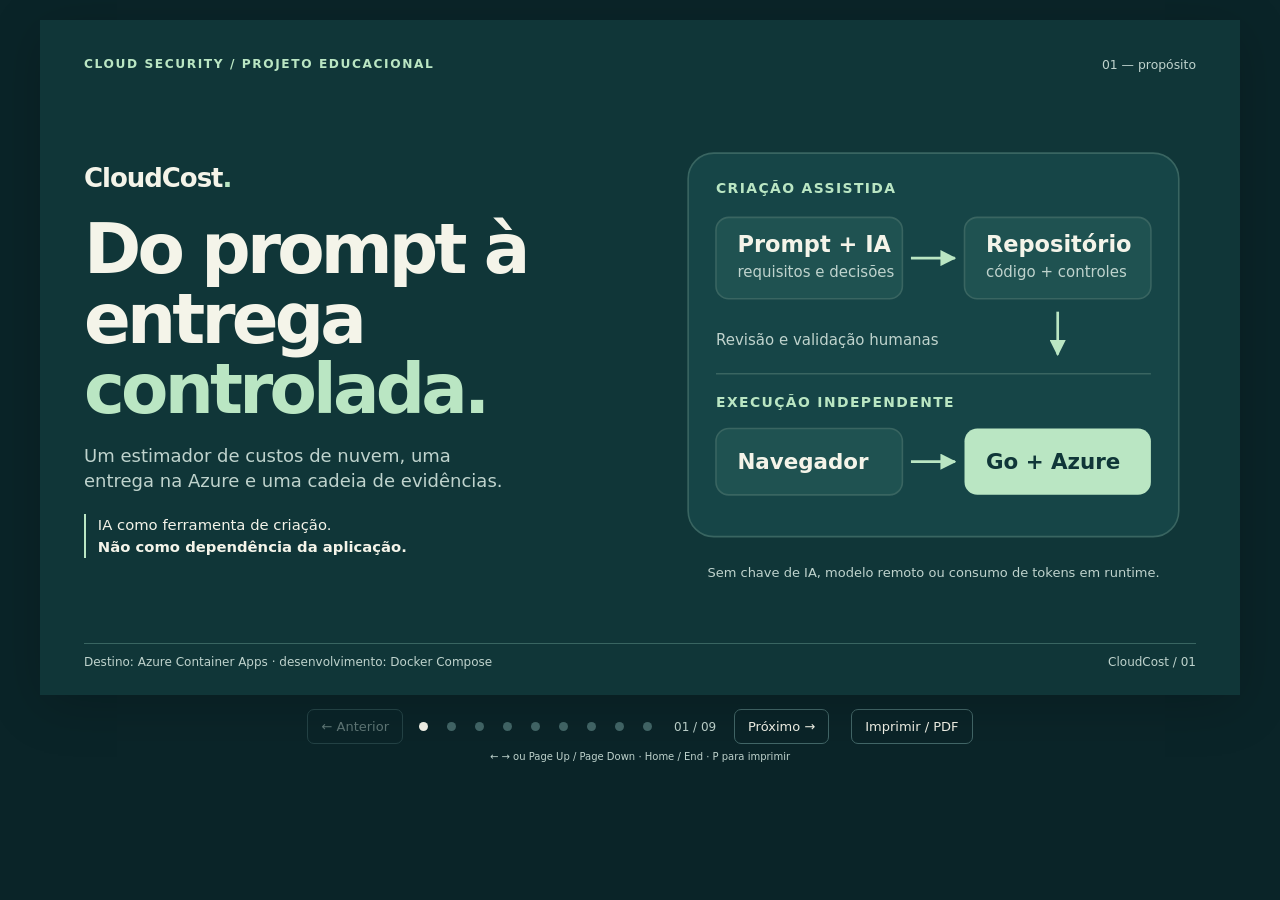
<file: presentation/index.html>
<!doctype html>
<html lang="pt-BR">
<head>
  <meta charset="utf-8">
  <meta name="viewport" content="width=device-width, initial-scale=1">
  <meta name="description" content="CloudCost: aplicação e deployment na Azure com Docker, Container Apps, ACR e controles DevSecOps criados com apoio de IA. Apresentação educativa offline em nove slides.">
  <title>CloudCost — do prompt à entrega controlada</title>
  <link rel="stylesheet" href="styles.css">
  <script src="slides.js" defer></script>
</head>
<body>
  <a class="skip-link" href="#deck">Ir para a apresentação</a>
  <main class="deck" id="deck" aria-label="Apresentação CloudCost">
    <section class="slide slide-dark" id="slide-1" aria-labelledby="title-1" data-title="Do prompt à entrega controlada">
      <header class="slide-header">
        <p class="eyebrow">CLOUD SECURITY / PROJETO EDUCACIONAL</p>
        <span class="chapter">01 — propósito</span>
      </header>
      <div class="slide-body cover-grid">
        <div>
          <p class="wordmark">CloudCost<span aria-hidden="true">.</span></p>
          <h1 id="title-1">Do prompt à<br>entrega<br><em>controlada.</em></h1>
          <p class="cover-description">Um estimador de custos de nuvem, uma entrega na Azure e uma cadeia de evidências.</p>
          <p class="scope-label">IA como ferramenta de criação.<br><strong>Não como dependência da aplicação.</strong></p>
        </div>
        <figure class="cover-figure">
          <svg viewBox="0 0 490 390" role="img" aria-labelledby="creation-title creation-desc">
            <title id="creation-title">Da criação assistida à aplicação independente</title>
            <desc id="creation-desc">Requisitos e prompts alimentam a criação do código. Revisão e controles antecedem a entrega. Na execução, navegador e aplicação funcionam sem API de IA.</desc>
            <defs><marker id="arrow-cover" viewBox="0 0 10 10" refX="9" refY="5" markerWidth="6" markerHeight="6" orient="auto"><path d="M 0 0 L 10 5 L 0 10 z" class="fill-accent"/></marker></defs>
            <rect x="16" y="16" width="458" height="358" rx="24" class="svg-surface"/>
            <text x="42" y="53" class="svg-kicker" font-size="13">CRIAÇÃO ASSISTIDA</text>
            <rect x="42" y="76" width="174" height="76" rx="12" class="svg-soft"/>
            <text x="62" y="108" class="svg-label" font-size="21">Prompt + IA</text>
            <text x="62" y="132" class="svg-muted" font-size="14">requisitos e decisões</text>
            <path d="M 224 114 H 265" class="svg-arrow" marker-end="url(#arrow-cover)"/>
            <rect x="274" y="76" width="174" height="76" rx="12" class="svg-soft"/>
            <text x="294" y="108" class="svg-label" font-size="21">Repositório</text>
            <text x="294" y="132" class="svg-muted" font-size="14">código + controles</text>
            <path d="M 361 164 V 204" class="svg-arrow" marker-end="url(#arrow-cover)"/>
            <text x="42" y="195" class="svg-muted" font-size="14">Revisão e validação humanas</text>
            <path d="M 42 222 H 448" class="svg-divider"/>
            <text x="42" y="253" class="svg-kicker" font-size="13">EXECUÇÃO INDEPENDENTE</text>
            <rect x="42" y="273" width="174" height="62" rx="12" class="svg-soft"/>
            <text x="62" y="311" class="svg-label" font-size="20">Navegador</text>
            <path d="M 224 304 H 265" class="svg-arrow" marker-end="url(#arrow-cover)"/>
            <rect x="274" y="273" width="174" height="62" rx="12" class="svg-highlight"/>
            <text x="294" y="311" class="svg-on-accent" font-size="20">Go + Azure</text>
          </svg>
          <figcaption>Sem chave de IA, modelo remoto ou consumo de tokens em runtime.</figcaption>
        </figure>
      </div>
      <footer class="slide-footer"><span>Destino: Azure Container Apps · desenvolvimento: Docker Compose</span><span>CloudCost / 01</span></footer>
    </section>

    <section class="slide" id="slide-2" aria-labelledby="title-2" data-title="Uma pergunta útil, um custo transparente">
      <header class="slide-header"><p class="eyebrow">PROBLEMA / VALOR</p><span class="chapter">02 — aplicação</span></header>
      <div class="heading"><h2 id="title-2">Quanto custa este cenário por mês?</h2><p>Compare computação, armazenamento e tráfego usando preços informados por você.</p></div>
      <div class="slide-body cost-grid">
        <div>
          <table class="cost-table">
            <caption>Exemplo didático em USD</caption>
            <thead><tr><th scope="col">Componente</th><th scope="col">Cálculo</th><th scope="col">Subtotal</th></tr></thead>
            <tbody>
              <tr><th scope="row"><span class="legend-dot compute"></span>Computação</th><td>1 × 720 h × US$ 0,10/h</td><td>US$ 72,00</td></tr>
              <tr><th scope="row"><span class="legend-dot storage"></span>Armazenamento</th><td>100 GB × US$ 0,10/GB</td><td>US$ 10,00</td></tr>
              <tr><th scope="row"><span class="legend-dot egress"></span>Saída de dados</th><td>50 GB × US$ 0,10/GB</td><td>US$ 5,00</td></tr>
            </tbody>
          </table>
          <div class="formula">Total = computação + armazenamento + saída de dados</div>
          <p class="small-note">Armazenamento e tráfego consideram as taxas do mês simulado. Valores apresentados com duas casas decimais.</p>
        </div>
        <aside class="cost-result">
          <span class="eyebrow">ESTIMATIVA MENSAL</span>
          <p class="big-number"><span>US$</span> 87<span>,00</span></p>
          <p class="small-note">Preços ilustrativos, não cotações de AWS, Azure ou Google Cloud.</p>
        </aside>
      </div>
      <div class="callout"><strong>Limite do modelo:</strong> não inclui impostos, descontos, câmbio, região ou todos os serviços. Não é uma fatura nem garantia de precisão de cobrança.</div>
      <footer class="slide-footer"><span>Sem cadastro, banco de dados ou consulta a preços externos</span><span>CloudCost / 02</span></footer>
    </section>

    <section class="slide" id="slide-3" aria-labelledby="title-3" data-title="Destino Azure, desenvolvimento local">
      <header class="slide-header"><p class="eyebrow">ARQUITETURA / AZURE</p><span class="chapter">03 — deployment</span></header>
      <div class="heading"><h2 id="title-3">Destino Azure, desenvolvimento local.</h2><p>Container Apps Consumption + ACR privado; a mesma aplicação stateless também roda com Compose.</p></div>
      <div class="slide-body architecture-body">
        <figure class="architecture-figure">
          <svg viewBox="0 0 1080 258" role="img" aria-labelledby="arch-title arch-desc">
            <title id="arch-title">Arquitetura de destino na Azure</title>
            <desc id="arch-desc">O navegador acessa o endpoint HTTPS padrão do Azure Container Apps Consumption. O contêiner scratch executa o binário Go na porta 8080 e recebe a imagem de um Azure Container Registry privado usando identidade gerenciada com AcrPull. Localmente, Docker Compose expõe a aplicação apenas no loopback.</desc>
            <defs><marker id="arrow-arch" viewBox="0 0 10 10" refX="9" refY="5" markerWidth="6" markerHeight="6" orient="auto"><path d="M 0 0 L 10 5 L 0 10 z" class="fill-accent"/></marker></defs>
            <rect x="295" y="8" width="773" height="238" rx="20" class="svg-boundary"/>
            <text x="318" y="40" class="svg-kicker" font-size="14">AZURE · ARQUITETURA DECLARADA EM BICEP</text>
            <rect x="317" y="61" width="484" height="165" rx="14" class="svg-soft"/>
            <text x="338" y="88" class="svg-kicker" font-size="12">CONTAINER APPS · CONSUMPTION · :8080</text>
            <rect x="10" y="82" width="195" height="118" rx="15" class="svg-surface"/>
            <rect x="30" y="101" width="38" height="28" rx="4" class="svg-icon"/>
            <path d="M 36 136 H 62" class="svg-divider"/>
            <text x="30" y="164" class="svg-label" font-size="23">Navegador</text>
            <text x="30" y="186" class="svg-muted" font-size="12">HTML / CSS / JavaScript</text>
            <path d="M 216 145 H 307" class="svg-arrow" marker-end="url(#arrow-arch)"/>
            <text x="231" y="128" class="svg-label" font-size="14">HTTPS</text>
            <text x="225" y="174" class="svg-muted" font-size="11">domínio Azure</text>
            <rect x="338" y="110" width="225" height="78" rx="12" class="svg-highlight"/>
            <text x="357" y="142" class="svg-on-accent" font-size="23">/cloudcost</text>
            <text x="357" y="169" class="svg-on-accent" font-size="14">Go + scratch · UID 65532</text>
            <text x="584" y="134" class="svg-label" font-size="13">POST /api/estimate</text>
            <text x="584" y="166" class="svg-label" font-size="13">GET /healthz</text>
            <text x="338" y="212" class="svg-muted" font-size="13">Interface e API no mesmo binário</text>
            <rect x="828" y="77" width="218" height="109" rx="12" class="svg-surface"/>
            <text x="847" y="117" class="svg-label" font-size="22">ACR privado</text>
            <text x="847" y="148" class="svg-muted" font-size="14">imagem por digest</text>
            <path d="M 820 147 H 786" class="svg-arrow" marker-end="url(#arrow-arch)"/>
            <text x="835" y="211" class="svg-muted" font-size="12">Managed identity + AcrPull</text>
          </svg>
        </figure>
        <div class="three-columns compact-cards">
          <article class="card"><h3>Build multi-stage</h3><p>Go 1.27.3 no builder e na CI. HTML/CSS/JS incorporados ao binário, sem bibliotecas externas de aplicação.</p></article>
          <article class="card"><h3>Compose para o demo local</h3><p>Navegador → Go → scratch. Publicação em <code>127.0.0.1:8080:8080</code>, sem banco, cookies ou telemetria.</p></article>
          <article class="card"><h3>Azure como destino</h3><p><code>infra/azure/main.bicep</code> declara recursos. HTTPS no domínio padrão. Configuração não comprova provisionamento.</p></article>
        </div>
      </div>
      <footer class="slide-footer"><span>Fontes: <a href="https://learn.microsoft.com/en-us/azure/container-apps/overview" target="_blank" rel="noopener noreferrer">Azure Container Apps</a> · <a href="https://learn.microsoft.com/en-us/azure/container-apps/managed-identity-image-pull" target="_blank" rel="noopener noreferrer">managed identity / ACR</a> · <a href="https://docs.docker.com/build/building/multi-stage/" target="_blank" rel="noopener noreferrer">Docker</a></span><span>CloudCost / 03</span></footer>
    </section>

    <section class="slide" id="slide-4" aria-labelledby="title-4" data-title="Controles em camadas">
      <header class="slide-header"><p class="eyebrow">CONTROLES / DEFESA EM PROFUNDIDADE</p><span class="chapter">04 — segurança</span></header>
      <div class="heading"><h2 id="title-4">Reduzir superfície, limitar impacto.</h2><p>Controles definidos em código e configuração — não uma declaração de invulnerabilidade.</p></div>
      <div class="slide-body three-columns security-cards">
        <article class="card numbered-card"><span class="card-number">01</span><h3>Entrada e API</h3><ul><li>JSON estrito: campos obrigatórios, tipos e faixas definidos.</li><li>Rejeita nulos, extras, valores negativos e JSON excedente.</li><li>Corpo limitado a <strong>4.096 bytes</strong>.</li><li>Erros <code>400 / 413 / 415 / 405</code> e resposta JSON previsível.</li></ul></article>
        <article class="card numbered-card"><span class="card-number">02</span><h3>Navegador e dados</h3><ul><li>CSP com scripts e estilos locais; sem inline ou CDN.</li><li><code>frame-ancestors 'none'</code> e <code>nosniff</code>.</li><li><code>Referrer-Policy: no-referrer</code> e permissões restritas.</li><li>Sem persistência, cookies, telemetria ou logs de entradas.</li></ul></article>
        <article class="card numbered-card"><span class="card-number">03</span><h3>Runtime local / Compose</h3><ul><li><code>scratch</code>, usuário <strong>65532</strong> e filesystem somente leitura.</li><li><code>cap_drop: ALL</code> e <code>no-new-privileges</code>.</li><li>Limites de recursos e healthcheck pelo próprio binário.</li><li>Porta publicada somente no loopback.</li></ul></article>
      </div>
      <div class="callout"><strong>Fronteira importante:</strong> os controles do Compose não são automaticamente equivalentes na Azure. Scratch não elimina falhas de Go, código, kernel ou plataforma; revisar cada ambiente.</div>
      <footer class="slide-footer"><span>Fontes: <a href="https://asvs.owasp.org/" target="_blank" rel="noopener noreferrer">OWASP ASVS</a> · <a href="https://docs.docker.com/reference/compose-file/services/" target="_blank" rel="noopener noreferrer">Docker Compose / services</a></span><span>CloudCost / 04</span></footer>
    </section>

    <section class="slide" id="slide-5" aria-labelledby="title-5" data-title="O mesmo artefato até a publicação">
      <header class="slide-header"><p class="eyebrow">DEVSECOPS / PIPELINE</p><span class="chapter">05 — gates</span></header>
      <div class="heading"><h2 id="title-5">Construir uma vez. Verificar antes de publicar.</h2><p>Fluxo configurado em <code>.github/workflows/ci.yml</code>; execução deve ser comprovada por run e relatórios.</p></div>
      <div class="slide-body pipeline-body">
        <figure class="pipeline-figure">
          <svg viewBox="0 0 1080 150" role="img" aria-labelledby="pipeline-title pipeline-desc">
            <title id="pipeline-title">Pipeline com promoção do mesmo artefato</title>
            <desc id="pipeline-desc">Commit inicia checks; build único gera a imagem; security-gate verifica essa imagem. A CI aprovada disponibiliza o artefato cloudcost-image. Um workflow manual usa OIDC para promover a imagem ao ACR privado e implantar no Azure Container Apps por digest, sem rebuild.</desc>
            <defs><marker id="arrow-pipeline" viewBox="0 0 10 10" refX="9" refY="5" markerWidth="6" markerHeight="6" orient="auto"><path d="M 0 0 L 10 5 L 0 10 z" class="fill-accent"/></marker></defs>
            <rect x="5" y="24" width="172" height="93" rx="13" class="svg-surface"/>
            <text x="24" y="61" class="svg-label" font-size="22">Commit</text><text x="24" y="88" class="svg-muted" font-size="14">PR ou push</text>
            <path d="M 184 70 H 218" class="svg-arrow" marker-end="url(#arrow-pipeline)"/>
            <rect x="226" y="24" width="172" height="93" rx="13" class="svg-surface"/>
            <text x="246" y="61" class="svg-label" font-size="22">Checks</text><text x="246" y="88" class="svg-muted" font-size="14">testes + código</text>
            <path d="M 405 70 H 439" class="svg-arrow" marker-end="url(#arrow-pipeline)"/>
            <rect x="447" y="24" width="172" height="93" rx="13" class="svg-soft"/>
            <text x="467" y="61" class="svg-label" font-size="22">Build único</text><text x="467" y="88" class="svg-muted" font-size="14">cloudcost:local</text>
            <path d="M 626 70 H 660" class="svg-arrow" marker-end="url(#arrow-pipeline)"/>
            <rect x="668" y="24" width="172" height="93" rx="13" class="svg-soft"/>
            <text x="687" y="61" class="svg-label" font-size="22">Security gate</text><text x="687" y="88" class="svg-muted" font-size="14">scan + smoke</text>
            <path d="M 847 70 H 881" class="svg-arrow" marker-end="url(#arrow-pipeline)"/>
            <rect x="889" y="24" width="186" height="93" rx="13" class="svg-highlight"/>
            <text x="909" y="61" class="svg-on-accent" font-size="22">Artefato CI</text><text x="909" y="88" class="svg-on-accent" font-size="14">cloudcost-image</text>
          </svg>
        </figure>
        <div class="three-columns compact-cards">
          <article class="card"><h3>Código e segredos</h3><p><strong>go vet + testes</strong>, gosec (SAST), govulncheck (SCA/stdlib) e Gitleaks.</p></article>
          <article class="card"><h3>Imagem e configuração</h3><p>Trivy: <strong>HIGH/CRITICAL</strong> na imagem, inclusive sem correção; misconfigurações em todas as severidades.</p></article>
          <article class="card"><h3>Artefato e comportamento</h3><p>SBOM CycloneDX + smoke/DAST HTTP. A imagem examinada é a mesma executada e promovida.</p></article>
        </div>
        <p class="pipeline-rule"><strong>Falha em gate bloqueia promoção.</strong> CI aprovada → <code>deploy-azure.yml</code> manual com OIDC → ACR privado → Container Apps por <code>@sha256:digest</code>. Sem rebuild ou senha Azure armazenada.</p>
      </div>
      <footer class="slide-footer"><span>Fontes: <a href="https://docs.github.com/en/actions/reference/security/secure-use" target="_blank" rel="noopener noreferrer">GitHub Actions / secure use</a> · <a href="https://learn.microsoft.com/en-us/azure/developer/github/connect-from-azure-openid-connect" target="_blank" rel="noopener noreferrer">Azure / OpenID Connect</a> · configuração ≠ execução</span><span>CloudCost / 05</span></footer>
    </section>

    <section class="slide" id="slide-6" aria-labelledby="title-6" data-title="Vulnerabilidades exigem contexto e evidência">
      <header class="slide-header"><p class="eyebrow">VULNERABILIDADES / MÉTODO E EVIDÊNCIA</p><span class="chapter">06 — avaliação</span></header>
      <div class="heading"><h2 id="title-6">Um scanner não é um atestado.</h2><p>O resultado depende do alvo, da ferramenta, da base de vulnerabilidades e da data.</p></div>
      <div class="slide-body evidence-grid">
        <div class="method-steps">
          <article><span>1</span><div><h3>Identificar</h3><p>Fixar commit, imagem/digest, versões e data da execução. Gerar inventário/SBOM.</p></div></article>
          <article><span>2</span><div><h3>Analisar</h3><p>Cruzar SAST, SCA, segredos, configuração e testes HTTP. govulncheck considera chamadas alcançáveis.</p></div></article>
          <article><span>3</span><div><h3>Tratar e reavaliar</h3><p>Examinar impacto e exposição; corrigir a origem. Reexecutar os gates e preservar os resultados.</p></div></article>
        </div>
        <aside class="evidence-panel">
          <p class="eyebrow">COMO LER O ESTADO</p>
          <h3>Configurado ≠ executado</h3>
          <dl>
            <div><dt>Configurado</dt><dd>Scripts, workflow e critérios versionados.</dd></div>
            <div><dt>Executado</dt><dd>Comando, saída, retorno, data e commit/digest em relatório.</dd></div>
            <div><dt>Não atestado</dt><dd>Sem afirmação de scans aprovados, CI executada ou ausência de falhas.</dd></div>
          </dl>
          <p class="evidence-location">Evidências: <code>reports/</code>, <a href="../docs/evidencias.md" target="_blank" rel="noopener">docs/evidencias.md</a> e run em Actions. Azure implantada só com registro próprio.</p>
        </aside>
      </div>
      <div class="callout"><strong>Zero achados não significa zero falhas.</strong> Pode haver cobertura incompleta, falsos negativos ou CVEs ainda não publicados. Smoke HTTP não substitui pentest.</div>
      <footer class="slide-footer"><span>Fontes: <a href="https://go.dev/doc/security/vuln/" target="_blank" rel="noopener noreferrer">Go / vulnerability management</a> · <a href="https://trivy.dev/latest/docs/scanner/vulnerability/" target="_blank" rel="noopener noreferrer">Trivy / vulnerability scanning</a></span><span>CloudCost / 06</span></footer>
    </section>

    <section class="slide" id="slide-7" aria-labelledby="title-7" data-title="Conformidade é um escopo, não um selo">
      <header class="slide-header"><p class="eyebrow">CONFORMIDADE / RESPONSABILIDADES</p><span class="chapter">07 — limites</span></header>
      <div class="heading"><h2 id="title-7">Mapeamento educativo. Não certificação.</h2><p>Práticas selecionadas ajudam a organizar controles; a avaliação integral depende do contexto real.</p></div>
      <div class="slide-body compliance-grid">
        <div class="compliance-table-wrap">
          <table class="compliance-table">
            <caption>Referências e aplicação no projeto</caption>
            <thead><tr><th scope="col">Referência</th><th scope="col">Contribuição</th><th scope="col">Evidência a examinar</th></tr></thead>
            <tbody>
              <tr><th scope="row">NIST SSDF</th><td>Proteger software, produzir código seguro e responder a vulnerabilidades.</td><td>Revisão, gates, inventário e processo de correção.</td></tr>
              <tr><th scope="row">OWASP ASVS</th><td>Validação, headers e configuração segura da aplicação.</td><td>Implementação + testes dos controles selecionados.</td></tr>
              <tr><th scope="row">Minimização de dados</th><td>Não persistir entradas, usar cookies ou registrar corpos de requisição.</td><td>Fluxo de dados e revisão de logs da aplicação e do ambiente.</td></tr>
            </tbody>
          </table>
          <p class="small-note">Detalhes, critérios e limitações: <a href="../docs/conformidade.md" target="_blank" rel="noopener">docs/conformidade.md</a>.</p>
        </div>
        <aside class="boundary-panel"><p class="eyebrow">RESPONSABILIDADE OPERACIONAL</p><h3>Na Azure, o contexto importa.</h3><ul><li>Aprovar assinatura, região e orçamento.</li><li>Federar OIDC e limitar RBAC.</li><li>Validar HTTPS, revisão ativa e acesso ao ACR.</li><li>Definir logs, retenção e resposta a incidentes.</li><li>ACR e serviços habilitados podem gerar custos mesmo com zero réplicas.</li></ul></aside>
      </div>
      <div class="callout"><strong>Sem selo automático:</strong> não há declaração de conformidade integral com ASVS, SSDF, LGPD, ISO 27001 ou SOC 2. Até endereços IP em logs do proxy exigem avaliação de privacidade.</div>
      <footer class="slide-footer"><span>Fontes: <a href="https://csrc.nist.gov/pubs/sp/800/218/final" target="_blank" rel="noopener noreferrer">NIST SP 800-218 / SSDF 1.1</a> · <a href="https://asvs.owasp.org/" target="_blank" rel="noopener noreferrer">OWASP ASVS 5.0</a></span><span>CloudCost / 07</span></footer>
    </section>

    <section class="slide" id="slide-8" aria-labelledby="title-8" data-title="Prompts, código e entrega rastreáveis">
      <header class="slide-header"><p class="eyebrow">GITHUB / REPRODUTIBILIDADE</p><span class="chapter">08 — rastreabilidade</span></header>
      <div class="heading"><h2 id="title-8">A entrega inclui o caminho até o código.</h2><p>Prompts tornam decisões visíveis. Git, relatórios e digest conectam intenção e artefato.</p></div>
      <div class="slide-body trace-grid">
        <div>
          <svg viewBox="0 0 600 165" role="img" aria-labelledby="trace-title trace-desc">
            <title id="trace-title">Cadeia de rastreabilidade da entrega</title>
            <desc id="trace-desc">Prompts e decisões levam ao código versionado. O commit identifica a execução da CI, cujos relatórios e digest identificam o artefato analisado.</desc>
            <defs><marker id="arrow-trace" viewBox="0 0 10 10" refX="9" refY="5" markerWidth="5" markerHeight="5" orient="auto"><path d="M 0 0 L 10 5 L 0 10 z" class="fill-accent"/></marker></defs>
            <rect x="4" y="20" width="166" height="100" rx="13" class="svg-soft"/><text x="23" y="60" class="svg-label" font-size="22">Prompts</text><text x="23" y="88" class="svg-muted" font-size="15">intenção + limites</text>
            <path d="M 179 70 H 210" class="svg-arrow" marker-end="url(#arrow-trace)"/>
            <rect x="220" y="20" width="164" height="100" rx="13" class="svg-surface"/><text x="239" y="60" class="svg-label" font-size="22">Commit</text><text x="239" y="88" class="svg-muted" font-size="15">código + controles</text>
            <path d="M 394 70 H 425" class="svg-arrow" marker-end="url(#arrow-trace)"/>
            <rect x="435" y="20" width="161" height="100" rx="13" class="svg-highlight"/><text x="453" y="60" class="svg-on-accent" font-size="22">Evidências</text><text x="453" y="88" class="svg-on-accent" font-size="15">run + digest</text>
            <text x="4" y="154" class="svg-muted" font-size="14">Reproduzir o processo não garante a mesma saída de um modelo de IA.</text>
          </svg>
          <div class="archive-card"><h3>Arquivo de prompts</h3><p>Leia o contexto, as restrições e as decisões. Diferencie registro da interação de prompts reutilizáveis; não exponha credenciais.</p><p><a href="../prompts/README.md" target="_blank" rel="noopener">Abrir arquivo local: prompts/README.md</a></p><p><a href="https://github.com/felipinhobgtom/cloudcost-devsecops/tree/main/prompts" target="_blank" rel="noopener noreferrer">Abrir prompts no GitHub</a> <span class="small-note">(exige push e acesso)</span></p></div>
        </div>
        <aside class="publication-card"><p class="eyebrow">REPOSITÓRIO REAL · PRIVADO</p><h3>Publicação com responsabilidade</h3><ol><li>Revisar e fazer push para <code>main</code>; exigir os checks na política de revisão.</li><li>Habilitar Actions e configurar ambiente de deploy, OIDC e permissões Azure.</li><li>Selecionar uma CI aprovada no deploy manual, sem reconstruir a imagem.</li><li>Guardar run, commit e digest; conceder acesso ao público da apresentação.</li></ol><p class="repo-link"><a href="https://github.com/felipinhobgtom/cloudcost-devsecops" target="_blank" rel="noopener noreferrer">github.com/felipinhobgtom/<wbr>cloudcost-devsecops</a></p><p class="small-note">A URL foi criada. Push, CI e implantação Azure precisam de comprovação própria; nenhum provisionamento é presumido.</p></aside>
      </div>
      <footer class="slide-footer"><span>Conteúdo local legível offline; URLs externas requerem conexão e, quando aplicável, autorização</span><span>CloudCost / 08</span></footer>
    </section>

    <section class="slide slide-dark" id="slide-9" aria-labelledby="title-9" data-title="Executar, observar e comprovar">
      <header class="slide-header"><p class="eyebrow">DEMONSTRAÇÃO / PRÓXIMA AÇÃO</p><span class="chapter">09 — execução</span></header>
      <div class="heading"><h2 id="title-9">Do demo local à entrega Azure.</h2><p>Local: Docker Engine + Compose v2 e Python 3. Cloud: assinatura, permissões e custos aprovados.</p></div>
      <div class="slide-body demo-grid">
        <div>
          <div class="terminal" aria-label="Comandos para executar o projeto localmente"><div class="terminal-label">DEMO LOCAL / RAIZ DO REPOSITÓRIO</div><pre><code><span class="command-comment"># Construir e aguardar o healthcheck</span>
docker compose up --build -d --wait

<span class="command-comment"># Inspecionar a API e o comportamento HTTP</span>
curl -fsS http://127.0.0.1:8080/healthz
python3 scripts/smoke.py http://127.0.0.1:8080

<span class="command-comment"># Executar controles locais e salvar relatórios</span>
bash scripts/security-checks.sh</code></pre></div>
          <p class="demo-open">Aplicação: <a href="http://127.0.0.1:8080/" target="_blank" rel="noopener">http://127.0.0.1:8080</a></p>
          <p class="small-note">Esperado: <code>{"status":"ok"}</code> e US$ 87,00 no exemplo. Não são capturas de execução. Build e scanners exigem downloads; pré-requisitos no <a href="../README.md" target="_blank" rel="noopener">README</a>.</p>
        </div>
        <aside class="demo-checklist"><p class="eyebrow">DESTINO / AZURE CONTAINER APPS</p><h3>Promover com evidência</h3><ol><li>Executar o bootstrap com assinatura, região, permissões e aceite de custos.</li><li><code>gh workflow run deploy-azure.yml --ref main -f run_id="$CI_RUN_ID"</code></li><li>Conferir digest no ACR, revisão ativa e <code>/healthz</code> HTTPS; guardar os relatórios.</li></ol><p class="demo-disclaimer">Selecionar uma CI aprovada. Roteiro: <a href="../docs/azure.md" target="_blank" rel="noopener">docs/azure.md</a>. Configurado não significa provisionado.</p><p class="small-note">Encerrar local: <code>docker compose down</code><br>Na Azure: revisar custos e remover recursos dedicados quando não forem mais necessários.</p></aside>
      </div>
      <footer class="slide-footer"><span>Referências: <a href="https://learn.microsoft.com/en-us/azure/container-apps/overview" target="_blank" rel="noopener noreferrer">Azure</a> · <a href="https://docs.docker.com/compose/" target="_blank" rel="noopener noreferrer">Docker</a> · <a href="https://go.dev/doc/security/" target="_blank" rel="noopener noreferrer">Go</a> · <a href="https://csrc.nist.gov/pubs/sp/800/218/final" target="_blank" rel="noopener noreferrer">NIST</a> · <a href="https://asvs.owasp.org/" target="_blank" rel="noopener noreferrer">OWASP</a> · <a href="README.md" target="_blank" rel="noopener">guia e fontes</a></span><span>CloudCost / 09</span></footer>
    </section>
  </main>

  <nav class="slide-controls" aria-label="Navegação dos slides" hidden>
    <button id="previous" type="button" aria-label="Slide anterior">← <span>Anterior</span></button>
    <div class="slide-dots" id="slide-dots" aria-label="Selecionar slide"></div>
    <p class="slide-status" id="slide-status" aria-live="polite" aria-atomic="true">01 / 09</p>
    <button id="next" type="button" aria-label="Próximo slide"><span>Próximo</span> →</button>
    <button class="print-button" id="print" type="button">Imprimir / PDF</button>
  </nav>
  <p class="keyboard-hint">← → ou Page Up / Page Down · Home / End · P para imprimir</p>
  <noscript><p class="noscript-note">JavaScript desativado: todos os slides estão disponíveis em sequência. Use a impressão do navegador para exportar.</p></noscript>
</body>
</html>
</file>
<file: presentation/styles.css>
:root {
  color-scheme: light;
  --canvas: #0a2428;
  --paper: #f6f6ef;
  --surface: #ffffff;
  --soft: #e7efe7;
  --ink: #153f41;
  --muted: #466165;
  --accent: #216c56;
  --mint: #b5dcc3;
  --orange: #e79458;
  --line: #cad9ce;
  --on-accent: #ffffff;
  --controls-ink: #f4f4e9;
  --controls-muted: #bfd3cd;
  --controls-line: #426667;
  --shadow: #00000030;
  --slide-font: min(20px, calc((100vw - 40px) / 60), calc((100svh - 106px) / 33.75));
  font-family: "Aptos", "Segoe UI", system-ui, -apple-system, sans-serif;
  font-synthesis: none;
}

* { box-sizing: border-box; }
body { margin: 0; background: var(--canvas); color: var(--ink); }
button, input { font: inherit; }
a { color: var(--accent); text-underline-offset: 0.18em; }
a:hover { text-decoration-thickness: 0.12em; }
a:focus-visible, button:focus-visible { outline: 3px solid var(--orange); outline-offset: 4px; }
p, h1, h2, h3, figure, dl { margin: 0; }
code, pre { font-family: "Cascadia Code", "SFMono-Regular", Consolas, monospace; }
code { font-size: 0.88em; }
strong { font-weight: 700; }

.skip-link { position: absolute; top: -5em; left: 1em; z-index: 5; background: var(--paper); padding: 0.75em 1em; }
.skip-link:focus { top: 1em; }
.deck { display: grid; justify-items: center; gap: 24px; padding: 20px 0; }
.js-enabled .deck { padding-bottom: 0; }
.slide {
  width: 60em;
  height: 33.75em;
  padding: 1.8em 2.2em 1.2em;
  background: var(--paper);
  color: var(--ink);
  font-size: var(--slide-font);
  line-height: 1.42;
  display: flex;
  flex-direction: column;
  position: relative;
  box-shadow: 0 0.5em 2.5em var(--shadow);
  overflow: hidden;
}
.slide[hidden] { display: none; }
.slide-dark {
  --paper: #103638;
  --surface: #164547;
  --soft: #1f5251;
  --ink: #f4f4e9;
  --muted: #bfd3cd;
  --accent: #bae6c3;
  --line: #396561;
  --on-accent: #103638;
}
.slide-header { display: flex; justify-content: space-between; align-items: center; flex: 0 0 auto; }
.eyebrow { font-size: 0.61em; font-weight: 800; letter-spacing: 0.13em; color: var(--accent); }
.chapter { color: var(--muted); font-size: 0.62em; }
.heading { margin: 1.05em 0 1.1em; }
h1 { font-size: 3.45em; line-height: 1.02; letter-spacing: -0.055em; font-weight: 720; }
h1 em { color: var(--accent); font-style: normal; }
h2 { font-size: 1.95em; line-height: 1.13; letter-spacing: -0.035em; font-weight: 730; }
.heading > p { color: var(--muted); font-size: 0.85em; margin-top: 0.55em; }
h3 { font-size: 1em; letter-spacing: -0.02em; line-height: 1.25; }
.slide-body { flex: 1 1 auto; min-height: 0; }
.slide-footer { display: flex; justify-content: space-between; gap: 1em; border-top: 1px solid var(--line); padding-top: 0.8em; margin-top: 1.1em; font-size: 0.60em; color: var(--muted); flex: 0 0 auto; }
.slide-footer > span:last-child { white-space: nowrap; }
.slide-footer a { color: inherit; }
.small-note { color: var(--muted); font-size: 0.71em; line-height: 1.45; }
.callout { font-size: 0.73em; line-height: 1.4; background: var(--soft); border-left: 0.25em solid var(--accent); padding: 0.8em 1.05em; margin-top: 0.9em; flex: 0 0 auto; }
.three-columns { display: grid; grid-template-columns: repeat(3, minmax(0, 1fr)); gap: 0.85em; }
.card { border: 1px solid var(--line); border-radius: 0.7em; padding: 1.05em; background: var(--surface); }
.card p { color: var(--muted); font-size: 0.78em; line-height: 1.45; margin-top: 0.55em; }

/* SVG diagrams inherit the theme. No downloaded images or fonts are used. */
svg { display: block; width: 100%; height: auto; overflow: visible; }
svg text { font-family: "Aptos", "Segoe UI", system-ui, sans-serif; }
.svg-surface { fill: var(--surface); stroke: var(--line); stroke-width: 1.5; }
.svg-soft { fill: var(--soft); stroke: var(--line); stroke-width: 1.5; }
.svg-highlight { fill: var(--accent); }
.svg-boundary { fill: none; stroke: var(--line); stroke-width: 2; stroke-dasharray: 7 5; }
.svg-label { fill: var(--ink); font-weight: 700; }
.svg-muted { fill: var(--muted); }
.svg-kicker { fill: var(--accent); font-weight: 750; letter-spacing: 1.3px; }
.svg-on-accent { fill: var(--on-accent); font-weight: 650; }
.svg-arrow { fill: none; stroke: var(--accent); stroke-width: 2.5; }
.svg-divider { fill: none; stroke: var(--line); stroke-width: 1.5; }
.svg-icon { fill: none; stroke: var(--accent); stroke-width: 2; }
.fill-accent { fill: var(--accent); }

.cover-grid { display: grid; grid-template-columns: 1.05fr 1fr; gap: 1.8em; align-items: center; padding-top: 0.7em; }
.wordmark { font-size: 1.3em; letter-spacing: -0.04em; font-weight: 800; margin-bottom: 0.65em; }
.wordmark span { color: var(--accent); }
.cover-description { color: var(--muted); font-size: 0.9em; max-width: 24em; margin-top: 1em; }
.scope-label { font-size: 0.74em; margin-top: 1.35em; line-height: 1.5; border-left: 0.2em solid var(--accent); padding-left: 0.8em; }
.cover-figure figcaption { color: var(--muted); font-size: 0.65em; text-align: center; padding: 0.8em 2em 0; }

.cost-grid { display: grid; grid-template-columns: 1.6fr 1fr; gap: 1.6em; align-items: center; }
table { border-collapse: collapse; width: 100%; }
caption { text-align: left; color: var(--muted); font-size: 0.76em; margin-bottom: 0.6em; }
.cost-table { font-size: 0.79em; }
.cost-table thead { font-size: 0.84em; color: var(--muted); }
.cost-table th, .cost-table td { padding: 1.15em 0.4em; border-bottom: 1px solid var(--line); text-align: left; }
.cost-table th:first-child { padding-left: 0; }
.cost-table td:nth-child(2) { font-size: 0.88em; white-space: nowrap; }
.cost-table th:last-child, .cost-table td:last-child { text-align: right; white-space: nowrap; }
.legend-dot { display: inline-block; width: 0.55em; height: 0.55em; border-radius: 50%; margin-right: 0.45em; }
.compute { background: var(--accent); }
.storage { background: var(--mint); }
.egress { background: var(--orange); }
.formula { font-size: 0.76em; font-weight: 650; padding: 1em 0; }
.cost-result { background: var(--surface); border: 1px solid var(--line); border-radius: 0.8em; padding: 1.4em; }
.big-number { font-size: 4.1em; line-height: 1.05; font-weight: 750; letter-spacing: -0.055em; margin: 0.22em 0 0.35em; }
.big-number > span:first-child { font-size: 0.29em; letter-spacing: -0.02em; }
.big-number > span:last-child { font-size: 0.48em; }
.cost-result .small-note { margin-top: 0.8em; }

.architecture-body { display: flex; flex-direction: column; justify-content: center; gap: 0.65em; }
.architecture-figure svg { max-height: 12em; }
.compact-cards .card { padding: 0.8em 1em; }
.compact-cards h3 { font-size: 0.89em; }
.compact-cards p { font-size: 0.74em; }
.security-cards { align-items: stretch; padding: 0.1em 0; }
.numbered-card { padding: 1.05em 1.1em; }
.card-number { display: block; color: var(--accent); font-size: 1.65em; font-weight: 750; letter-spacing: -0.04em; margin-bottom: 0.4em; }
.numbered-card h3 { font-size: 1.03em; }
.numbered-card ul { font-size: 0.77em; padding-left: 1.1em; margin: 0.85em 0 0; }
.numbered-card li + li { margin-top: 0.7em; }
.numbered-card li::marker { color: var(--accent); }
.numbered-card code { overflow-wrap: anywhere; }
.pipeline-body { display: flex; flex-direction: column; justify-content: center; gap: 0.6em; }
.pipeline-figure svg { max-height: 7.5em; }
.pipeline-rule { font-size: 0.77em; line-height: 1.5; margin-top: 0.25em; border-left: 0.22em solid var(--accent); padding-left: 0.9em; }

.evidence-grid { display: grid; grid-template-columns: 1.08fr 1fr; gap: 1.8em; align-items: center; }
.method-steps { display: grid; gap: 1.2em; }
.method-steps article { display: flex; align-items: flex-start; gap: 0.9em; }
.method-steps article > span { display: grid; place-items: center; flex: 0 0 1.75em; height: 1.75em; border-radius: 50%; background: var(--soft); font-size: 1em; font-weight: 750; color: var(--accent); }
.method-steps h3 { font-size: 0.95em; }
.method-steps p { font-size: 0.79em; line-height: 1.45; margin-top: 0.35em; color: var(--muted); }
.evidence-panel { border: 1px solid var(--line); border-radius: 0.75em; background: var(--surface); padding: 1.1em 1.25em; }
.evidence-panel h3 { font-size: 1.23em; margin: 0.4em 0 0.65em; }
.evidence-panel dl { font-size: 0.73em; }
.evidence-panel dl > div { display: grid; grid-template-columns: 8.7em 1fr; gap: 0.6em; padding: 0.65em 0; border-top: 1px solid var(--line); }
.evidence-panel dt { font-weight: 750; }
.evidence-panel dd { margin: 0; color: var(--muted); }
.evidence-location { font-size: 0.68em; color: var(--muted); margin-top: 0.85em; }

.compliance-grid { display: grid; grid-template-columns: 1.7fr 1fr; gap: 1.5em; align-items: center; }
.compliance-table { font-size: 0.73em; }
.compliance-table caption { font-size: 0.92em; }
.compliance-table th, .compliance-table td { text-align: left; vertical-align: top; padding: 0.85em 0.6em; border-bottom: 1px solid var(--line); }
.compliance-table thead th { font-size: 0.88em; color: var(--muted); }
.compliance-table th:first-child { padding-left: 0; width: 24%; }
.compliance-table td { color: var(--muted); }
.compliance-table-wrap > p { margin-top: 1em; }
.boundary-panel { background: var(--soft); border-radius: 0.75em; padding: 1.2em; }
.boundary-panel h3 { font-size: 1.2em; margin-top: 0.5em; }
.boundary-panel ul { font-size: 0.76em; padding-left: 1.1em; margin-bottom: 0; }
.boundary-panel li + li { margin-top: 0.7em; }

.trace-grid { display: grid; grid-template-columns: 1.15fr 1fr; gap: 1.8em; align-items: center; }
.trace-grid svg { margin: 0 0 0.8em; }
.archive-card { border-top: 1px solid var(--line); padding-top: 1em; }
.archive-card h3 { font-size: 1.05em; }
.archive-card p { font-size: 0.76em; color: var(--muted); margin-top: 0.6em; }
.archive-card .small-note { font-size: 0.9em; }
.publication-card { background: var(--surface); border: 1px solid var(--line); border-radius: 0.75em; padding: 1.25em; }
.publication-card h3 { font-size: 1.1em; margin-top: 0.5em; }
.publication-card ol { font-size: 0.76em; padding-left: 1.35em; margin: 1em 0; }
.publication-card li + li { margin-top: 0.6em; }
.publication-card li::marker { color: var(--accent); font-weight: 750; }
.repo-link { font-size: 0.73em; font-weight: 700; margin: 1em 0 0.6em; overflow-wrap: anywhere; }
.publication-card > .small-note { font-size: 0.65em; }

.demo-grid { display: grid; grid-template-columns: 1.35fr 1fr; gap: 1.8em; align-items: center; }
.terminal { background: var(--surface); border: 1px solid var(--line); border-radius: 0.65em; overflow: hidden; }
.terminal-label { font-size: 0.55em; letter-spacing: 0.1em; font-weight: 750; padding: 1.2em 1.7em; border-bottom: 1px solid var(--line); color: var(--muted); }
pre { white-space: pre-wrap; overflow-wrap: anywhere; font-size: 0.68em; line-height: 1.65; margin: 0; padding: 1.25em 1.4em; }
pre code { font-size: inherit; }
.command-comment { color: var(--muted); }
.demo-open { font-size: 0.84em; margin: 0.85em 0 0.55em; }
.demo-grid > div > .small-note { font-size: 0.67em; }
.demo-checklist h3 { font-size: 1.2em; margin-top: 0.6em; }
.demo-checklist ol { padding-left: 1.2em; font-size: 0.84em; margin: 1em 0; }
.demo-checklist li + li { margin-top: 0.9em; }
.demo-checklist li::marker { color: var(--accent); font-weight: 750; }
.demo-disclaimer { font-size: 0.72em; color: var(--muted); border-left: 0.22em solid var(--accent); padding-left: 0.8em; margin: 1.2em 0; }

.slide-controls { display: flex; justify-content: center; align-items: center; gap: 12px; margin: 14px auto 0; padding: 0 12px; color: var(--controls-ink); }
.slide-controls[hidden] { display: none; }
.slide-controls > button { background: var(--canvas); color: var(--controls-ink); border: 1px solid var(--controls-line); border-radius: 7px; cursor: pointer; padding: 9px 13px; font-size: 13px; }
.slide-controls > button:hover:not(:disabled) { background: var(--controls-line); }
.slide-controls > button:disabled { color: var(--controls-muted); opacity: 0.45; cursor: default; }
.slide-dots { display: flex; align-items: center; gap: 5px; }
.slide-dots button { width: 23px; height: 30px; border: 0; background: none; padding: 8px 4px; cursor: pointer; }
.slide-dots button::before { content: ""; display: block; width: 9px; height: 9px; border-radius: 50%; background: var(--controls-line); }
.slide-dots button[aria-current="step"]::before { background: var(--controls-ink); }
.slide-status { font-size: 12px; color: var(--controls-muted); font-variant-numeric: tabular-nums; min-width: 48px; }
.slide-controls > .print-button { margin-left: 10px; }
.keyboard-hint { display: none; color: var(--controls-muted); text-align: center; font-size: 10px; margin: 7px 0 10px; }
.js-enabled .keyboard-hint { display: block; }
.noscript-note { color: var(--controls-ink); text-align: center; padding: 1em; }

@media screen and (max-width: 700px) {
  :root { --slide-font: 15px; }
  .deck { padding-top: 12px; }
  .slide { width: calc(100vw - 24px); height: auto; min-height: calc(100svh - 130px); padding: 1.6em; overflow: visible; }
  .slide-header { gap: 1em; }
  .chapter { white-space: nowrap; }
  .heading { margin-bottom: 1.3em; }
  h1 { font-size: 3em; }
  h2 { font-size: 1.75em; }
  .slide-body { flex: 1 0 auto; }
  .cover-grid, .cost-grid, .three-columns, .evidence-grid, .compliance-grid, .trace-grid, .demo-grid { grid-template-columns: 1fr; gap: 1.3em; }
  .cover-figure { max-width: 30em; }
  .cover-description { max-width: none; }
  .cover-grid { padding-top: 1.5em; }
  .cost-table { font-size: 0.73em; }
  .cost-table td:nth-child(2) { white-space: normal; }
  .cost-result { max-width: 28em; }
  .architecture-figure, .pipeline-figure { overflow-x: auto; padding-bottom: 0.5em; }
  .architecture-figure svg, .pipeline-figure svg { min-width: 600px; max-height: none; }
  .slide-footer { margin-top: 1.8em; }
  .slide-controls { gap: 5px; flex-wrap: wrap; }
  .slide-controls > button { padding: 8px 10px; }
  .slide-controls > button span { display: none; }
  .slide-dots { gap: 0; }
  .slide-dots button { width: 19px; }
  .slide-controls > .print-button { margin-left: 0; font-size: 11px; }
  .keyboard-hint { padding: 0 10px; }
}

@media print {
  @page { size: A4 landscape; margin: 8mm; }
  :root { --slide-font: calc(281mm / 60); }
  html, body { width: 281mm; margin: 0; padding: 0; background: var(--paper); }
  body { -webkit-print-color-adjust: exact; print-color-adjust: exact; }
  .deck, .js-enabled .deck { display: block; padding: 0; margin: 0; }
  .slide, .slide[hidden] {
    display: flex !important;
    width: 281mm;
    height: 193mm;
    min-height: 0;
    margin: 0;
    padding: 1.8em 2.2em 1.2em;
    box-shadow: none;
    break-inside: avoid;
    break-after: page;
    page-break-after: always;
    overflow: hidden;
  }
  .slide:last-child { break-after: auto; page-break-after: auto; }
  .slide-body { flex: 1 1 auto; }
  .cover-grid, .cost-grid, .evidence-grid, .compliance-grid, .trace-grid, .demo-grid { align-items: center; }
  .security-cards { align-content: center; }
  .slide-controls, .keyboard-hint, .js-enabled .keyboard-hint, .skip-link, .noscript-note { display: none !important; }
  a { text-decoration: underline; }
}
</file>
